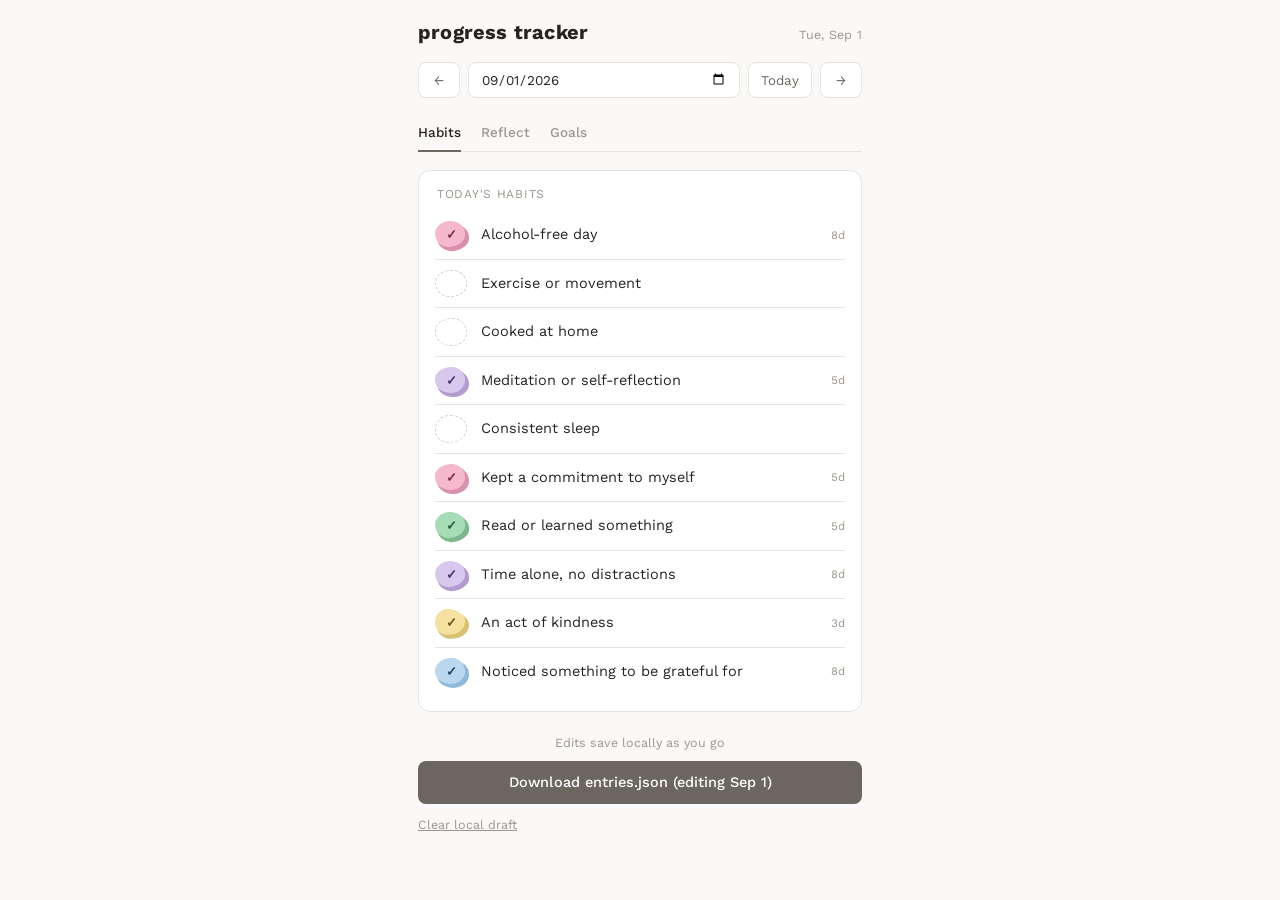
<file: index.html>
<!DOCTYPE html>
<html lang="en">
<head>
<meta charset="UTF-8" />
<meta name="viewport" content="width=device-width, initial-scale=1, viewport-fit=cover" />
<title>progress tracker — log</title>
<link rel="stylesheet" href="./css/styles.css" />
</head>
<body>
<div class="app">
  <header class="top">
    <h1>progress tracker</h1>
    <span class="date" id="date-label"></span>
  </header>

  <div class="day-nav">
    <button type="button" class="ghost" id="prev-day-btn" aria-label="Previous day">←</button>
    <input type="date" id="day-picker" aria-label="Pick a day" />
    <button type="button" class="ghost" id="today-day-btn">Today</button>
    <button type="button" class="ghost" id="next-day-btn" aria-label="Next day">→</button>
  </div>

  <p class="help-note" id="load-note" hidden></p>

  <nav class="tabs">
    <button data-tab="habits" class="active">Habits</button>
    <button data-tab="reflection">Reflect</button>
    <button data-tab="goals">Goals</button>
  </nav>

  <div id="habits-panel" class="tab-panel active">
    <div class="card">
      <p class="section-title">Today's habits</p>
      <div id="habits-list"></div>
    </div>
  </div>

  <div id="reflection-panel" class="tab-panel">
    <div class="card">
      <p class="section-title">Reflection</p>
      <div id="reflection-fields"></div>
    </div>
  </div>

  <div id="goals-panel" class="tab-panel">
    <div class="card">
      <p class="section-title">Working on</p>
      <div id="goals-list"></div>
      <div class="goal-add-row">
        <input type="text" id="new-goal-input" placeholder="Add a goal" />
        <button id="add-goal-btn" aria-label="Add goal">+</button>
      </div>
    </div>
  </div>

  <div class="save-bar">
    <p class="help-note autosave-note" id="autosave-note">Edits save locally as you go</p>
    <button class="primary" id="save-btn">Download entries.json</button>
    <p class="help-note" id="save-note"></p>
    <p class="help-note"><button type="button" class="link-btn" id="clear-draft-btn">Clear local draft</button></p>
  </div>
</div>

<script type="module" src="./js/editor.js"></script>
</body>
</html>
</file>
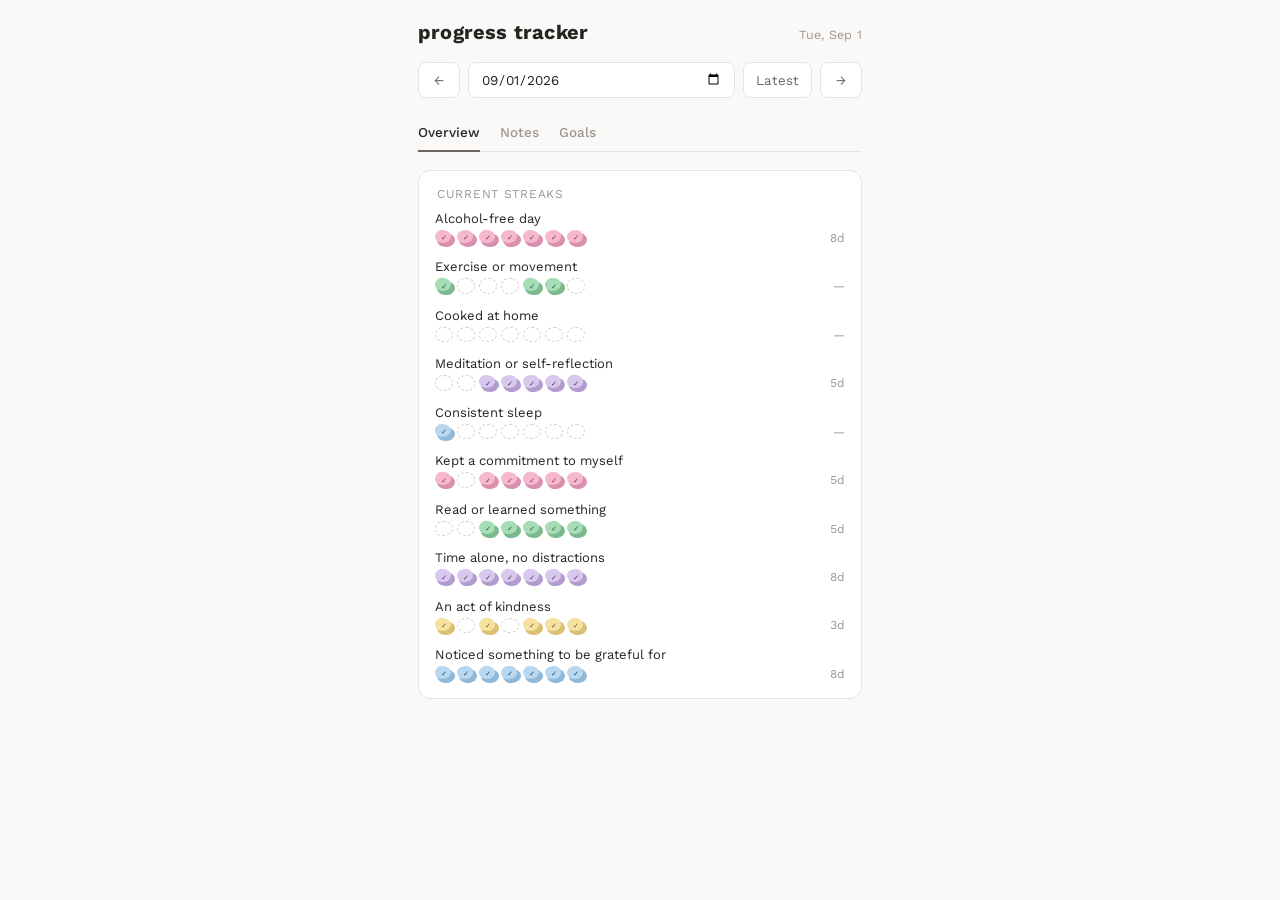
<file: view.html>
<!DOCTYPE html>
<html lang="en">
<head>
<meta charset="UTF-8" />
<meta name="viewport" content="width=device-width, initial-scale=1, viewport-fit=cover" />
<title>progress tracker — overview</title>
<link rel="stylesheet" href="./css/styles.css" />
</head>
<body>
<div class="app">
  <header class="top">
    <h1>progress tracker</h1>
    <span class="date" id="date-label"></span>
  </header>

  <div class="day-nav">
    <button type="button" class="ghost" id="prev-day-btn" aria-label="Previous day">←</button>
    <input type="date" id="day-picker" aria-label="Pick a day" />
    <button type="button" class="ghost" id="today-day-btn">Latest</button>
    <button type="button" class="ghost" id="next-day-btn" aria-label="Next day">→</button>
  </div>

  <p class="help-note" id="load-note" hidden></p>

  <nav class="tabs">
    <button data-tab="overview" class="active">Overview</button>
    <button data-tab="notes">Notes</button>
    <button data-tab="goals">Goals</button>
  </nav>

  <div id="overview-panel" class="tab-panel active">
    <div class="card">
      <p class="section-title">Current streaks</p>
      <div class="streak-grid" id="streak-grid"></div>
    </div>
  </div>

  <div id="notes-panel" class="tab-panel">
    <p class="section-title">Recent reflections</p>
    <div id="recent-notes"></div>
  </div>

  <div id="goals-panel" class="tab-panel">
    <div class="card">
      <p class="section-title">Working on</p>
      <div id="goals-list"></div>
    </div>
  </div>
</div>

<script type="module" src="./js/view.js"></script>
</body>
</html>
</file>
<file: css/styles.css>
@import url('https://fonts.googleapis.com/css2?family=Work+Sans:wght@400;500;600;700&display=swap');

:root {
  /* neutral base — color lives in the stickers, not the chrome */
  --bg: #faf9f8;
  --surface: #ffffff;
  --border: #e7e4e0;
  --border-strong: #d3cec8;
  --text: #262421;
  --text-soft: #6b6660;
  --text-faint: #9c968e;
  --accent: #6b6660;
  --radius: 12px;
  --radius-sm: 8px;
  /* one typeface, weight carries the hierarchy — no display/body pairing */
  --sans: 'Work Sans', -apple-system, BlinkMacSystemFont, 'Segoe UI', Roboto, system-ui, sans-serif;
  --display: var(--sans);

  /* sticker pastels: face / shadow (duller, offset behind) / text (on-face contrast) */
  --sticker-pink-face: #f6b8cc;    --sticker-pink-shadow: #d98fae;    --sticker-pink-text: #7a2c47;
  --sticker-mint-face: #a6dcb6;    --sticker-mint-shadow: #7bb98d;    --sticker-mint-text: #215c3c;
  --sticker-lavender-face: #d9c8ee; --sticker-lavender-shadow: #b39bd0; --sticker-lavender-text: #4b2f68;
  --sticker-butter-face: #f5e2a0;  --sticker-butter-shadow: #d9c073;  --sticker-butter-text: #6b551b;
  --sticker-sky-face: #b9d8f0;     --sticker-sky-shadow: #8fb8d9;     --sticker-sky-text: #1f4763;
}

* { box-sizing: border-box; }

body {
  margin: 0;
  background: var(--bg);
  color: var(--text);
  font-family: var(--sans);
  -webkit-font-smoothing: antialiased;
}

@media (prefers-reduced-motion: reduce) {
  * { transition: none !important; animation: none !important; }
}

.app {
  max-width: 480px;
  margin: 0 auto;
  padding: 20px 18px 8px;
}

header.top {
  display: flex;
  align-items: baseline;
  justify-content: space-between;
  margin-bottom: 18px;
}

header.top h1 {
  font-family: var(--display);
  font-weight: 700;
  font-size: 20px;
  letter-spacing: 0.01em;
  margin: 0;
}

header.top .date {
  font-size: 12.5px;
  letter-spacing: 0.02em;
  color: var(--text-faint);
}

.card {
  background: var(--surface);
  border: 1px solid var(--border);
  border-radius: var(--radius);
  padding: 16px 16px;
  margin-bottom: 12px;
}

.day-nav {
  display: flex;
  align-items: center;
  gap: 8px;
  margin-bottom: 16px;
}

.day-nav input {
  flex: 1;
  min-width: 0;
  font-family: var(--sans);
  font-size: 13.5px;
  color: var(--text);
  background: var(--surface);
  border: 1px solid var(--border);
  border-radius: var(--radius-sm);
  padding: 8px 12px;
}

.day-nav input:focus {
  outline: none;
  border-color: var(--accent);
}

.ghost {
  border: 1px solid var(--border);
  background: var(--surface);
  color: var(--text-soft);
  border-radius: var(--radius-sm);
  min-width: 42px;
  height: 36px;
  padding: 0 12px;
  font-family: var(--sans);
  cursor: pointer;
}

.ghost:hover { border-color: var(--accent); color: var(--text); }
.ghost:disabled { opacity: 0.45; cursor: not-allowed; }

.section-title {
  font-size: 12px;
  text-transform: uppercase;
  letter-spacing: 0.06em;
  color: var(--text-faint);
  margin: 0 0 10px 2px;
}

/* habit rows */
.habit-row {
  display: flex;
  align-items: center;
  gap: 14px;
  padding: 10px 0;
  border-bottom: 1px solid var(--border);
}
.habit-row:last-child { border-bottom: none; }
.habit-row .label { flex: 1; font-size: 14.5px; }
.habit-row .streak { font-size: 11.5px; color: var(--text-faint); font-variant-numeric: tabular-nums; min-width: 26px; text-align: right; }

/* --- the sticker: the app's one signature element --- */
.sticker-slot {
  position: relative;
  width: var(--sticker-size, 30px);
  height: calc(var(--sticker-size, 30px) * 0.86);
  flex-shrink: 0;
  border: none;
  padding: 0;
  background: none;
  cursor: pointer;
}
.sticker-slot.static { cursor: default; }
.sticker-slot.empty {
  border: 1.5px dashed var(--border-strong);
  border-radius: var(--sticker-radius, 50%);
  background: transparent;
}
.sticker-slot:not(.empty)::before {
  content: "";
  position: absolute;
  inset: 3px -2px -2px 2px;
  border-radius: var(--sticker-radius, 50%);
  transform: rotate(var(--sticker-rotate, 0deg));
  background: var(--face-shadow);
}
.sticker-slot:not(.empty)::after {
  content: "";
  position: absolute;
  inset: 0 2px 2px 0;
  border-radius: var(--sticker-radius, 50%);
  transform: rotate(var(--sticker-rotate, 0deg));
  background: var(--face-color);
}
.sticker-check {
  position: relative;
  z-index: 1;
  display: flex;
  align-items: center;
  justify-content: center;
  height: 100%;
  font-size: calc(var(--sticker-size, 30px) * 0.4);
  font-weight: 600;
  color: var(--face-text);
}
.sticker-slot.c-pink { --face-color: var(--sticker-pink-face); --face-shadow: var(--sticker-pink-shadow); --face-text: var(--sticker-pink-text); }
.sticker-slot.c-mint { --face-color: var(--sticker-mint-face); --face-shadow: var(--sticker-mint-shadow); --face-text: var(--sticker-mint-text); }
.sticker-slot.c-lavender { --face-color: var(--sticker-lavender-face); --face-shadow: var(--sticker-lavender-shadow); --face-text: var(--sticker-lavender-text); }
.sticker-slot.c-butter { --face-color: var(--sticker-butter-face); --face-shadow: var(--sticker-butter-shadow); --face-text: var(--sticker-butter-text); }
.sticker-slot.c-sky { --face-color: var(--sticker-sky-face); --face-shadow: var(--sticker-sky-shadow); --face-text: var(--sticker-sky-text); }
.sticker-slot:focus-visible { outline: 2px solid var(--accent); outline-offset: 3px; }

/* reflection fields */
.field { margin-bottom: 16px; }
.field:last-child { margin-bottom: 0; }
.field label.field-label { display: block; font-size: 13.5px; color: var(--text-soft); margin-bottom: 6px; }

input[type="text"], input[type="number"], textarea {
  width: 100%;
  font-family: var(--sans);
  font-size: 14.5px;
  color: var(--text);
  background: var(--bg);
  border: 1px solid var(--border);
  border-radius: var(--radius-sm);
  padding: 9px 11px;
  resize: vertical;
}
textarea { min-height: 56px; line-height: 1.5; }
input:focus, textarea:focus { outline: none; border-color: var(--accent); }

/* mood tick scale */
.mood-ticks { position: relative; height: 46px; }
.mood-ticks-line { position: absolute; top: 19px; left: 4px; right: 4px; height: 2px; background: var(--border); }
.mood-ticks-options { display: flex; justify-content: space-between; position: relative; }
.mood-tick {
  display: flex;
  flex-direction: column;
  align-items: center;
  gap: 6px;
  background: none;
  border: none;
  cursor: pointer;
  flex: 1;
  padding: 0;
}
.mood-tick .mark { width: 2px; height: 10px; background: var(--text-faint); margin-top: 8px; border-radius: 1px; }
.mood-tick .n { font-size: 11px; color: var(--text-faint); font-variant-numeric: tabular-nums; }
.mood-tick.selected .mark { width: 13px; height: 13px; border-radius: 50%; background: var(--mood-face, var(--accent)); margin-top: 2.5px; }
.mood-tick.selected .n { color: var(--mood-text, var(--text)); font-weight: 600; }
.mood-tick:focus-visible { outline: 2px solid var(--accent); outline-offset: 2px; border-radius: 4px; }

.inline-toggle-row { display: flex; align-items: center; justify-content: space-between; margin-bottom: 8px; }
.inline-toggle-row .field-label { margin-bottom: 0; }

/* tabs — flat underline, not a pill bar */
nav.tabs {
  display: flex;
  gap: 20px;
  border-bottom: 1px solid var(--border);
  margin-bottom: 18px;
}
nav.tabs button {
  background: none;
  border: none;
  padding: 10px 0;
  color: var(--text-faint);
  font-family: var(--sans);
  font-size: 13.5px;
  font-weight: 500;
  cursor: pointer;
  border-bottom: 2px solid transparent;
  margin-bottom: -1px;
}
nav.tabs button.active { color: var(--text); border-bottom-color: var(--accent); }
nav.tabs button:focus-visible { outline: 2px solid var(--accent); outline-offset: 2px; }

.tab-panel { display: none; }
.tab-panel.active { display: block; }

.save-bar { position: sticky; bottom: 0; padding: 10px 0 2px; }
button.primary {
  width: 100%;
  padding: 13px 0;
  background: var(--accent);
  color: #fff;
  border: none;
  border-radius: var(--radius-sm);
  font-family: var(--sans);
  font-size: 14.5px;
  font-weight: 500;
  cursor: pointer;
}
button.primary:active { opacity: 0.88; }
button.primary:focus-visible { outline: 2px solid var(--text); outline-offset: 2px; }

.help-note { font-size: 12.5px; color: var(--text-faint); margin-top: 8px; line-height: 1.5; }
.autosave-note { text-align: center; margin-top: 0; margin-bottom: 8px; }

.link-btn {
  background: none;
  border: none;
  color: var(--text-faint);
  font-size: 12.5px;
  text-decoration: underline;
  cursor: pointer;
  padding: 0;
  font-family: var(--sans);
}
.link-btn:hover { color: var(--text-soft); }

/* goals list */
.goal-item {
  display: flex;
  align-items: center;
  gap: 12px;
  padding: 11px 0;
  border-bottom: 1px solid var(--border);
}
.goal-item.done { opacity: 0.65; }
.goal-text { flex: 1; font-size: 14.5px; line-height: 1.45; }
.goal-item.done .goal-text { text-decoration: line-through; }
.goal-status, .goal-meta { font-size: 11px; color: var(--text-faint); letter-spacing: 0.04em; text-transform: uppercase; flex-shrink: 0; }
.goal-meta { width: 70px; text-align: right; font-variant-numeric: tabular-nums; }
.goal-remove { background: none; border: none; color: var(--text-faint); cursor: pointer; font-size: 18px; line-height: 1; padding: 0 2px; }
.goal-remove:hover { color: var(--text); }
.goal-add-row { display: flex; gap: 8px; margin-top: 10px; }
.goal-add-row input { flex: 1; }
.goal-add-row button {
  padding: 0 16px;
  border-radius: var(--radius-sm);
  border: 1px solid var(--border);
  background: var(--bg);
  cursor: pointer;
  font-size: 18px;
  font-weight: 500;
  color: var(--text-soft);
  line-height: 1;
}

/* view.html: per-habit streak strip, replacing the old number tiles */
.streak-grid { display: flex; flex-direction: column; gap: 14px; }
.streak-row { display: flex; flex-wrap: wrap; align-items: center; gap: 4px 10px; }
.streak-row-label { flex: 1 1 100%; font-size: 13px; color: var(--text); white-space: normal; }
.streak-strip { display: flex; gap: 4px; flex: 1; }
.streak-row-count { width: 28px; text-align: right; font-size: 12px; color: var(--text-faint); font-variant-numeric: tabular-nums; }

.note-day { width: 100%; padding: 13px 0; border-bottom: 1px solid var(--border); }
.note-day:last-child { border-bottom: none; }
.note-day.empty { opacity: 0.7; }
.note-day > summary { list-style: none; cursor: pointer; }
.note-day > summary::-webkit-details-marker { display: none; }
.note-day > summary:focus-visible { outline: 2px solid var(--accent); outline-offset: 2px; }
.note-summary { display: flex; align-items: center; justify-content: space-between; gap: 12px; }
.note-chevron {
  flex-shrink: 0;
  width: 9px;
  height: 9px;
  border-right: 1.5px solid var(--text-faint);
  border-bottom: 1.5px solid var(--text-faint);
  transform: rotate(45deg);
  margin-top: -3px;
  transition: transform 0.15s ease;
}
.note-chevron.small { width: 7px; height: 7px; }
.note-day[open] > summary .note-chevron { transform: rotate(-135deg); margin-top: 3px; }
.field-note[open] > summary .note-chevron { transform: rotate(-135deg); margin-top: 3px; }
.note-fields { padding-top: 4px; }

.field-note { border-top: 1px solid var(--border); padding: 10px 0; }
.field-note:first-child { border-top: none; padding-top: 6px; }
.field-summary {
  list-style: none;
  cursor: pointer;
  display: flex;
  align-items: center;
  gap: 9px;
}
.field-summary::-webkit-details-marker { display: none; }
.field-summary:focus-visible { outline: 2px solid var(--accent); outline-offset: 2px; }
.field-static-row { display: flex; align-items: center; gap: 9px; }
.field-label-text {
  flex: 1;
  font-size: 12.5px;
  text-transform: uppercase;
  letter-spacing: 0.04em;
  color: var(--text-soft);
  font-weight: 500;
}
.field-state { font-size: 12px; font-weight: 700; flex-shrink: 0; }
.field-state.yes { color: var(--sticker-mint-text); }
.field-state.no { color: #a5453f; }
.field-body { padding-top: 8px; }
.field-body .line-value { margin: 0; }

.day-heading { font-family: var(--display); font-weight: 500; font-size: 15px; color: var(--text); margin: 0; }
.note-day .day-heading { font-size: 16px; }
.day-heading.muted { color: var(--text-faint); font-weight: 400; }
.note-empty-text { font-size: 13px; color: var(--text-faint); white-space: nowrap; }

.line-value { font-family: var(--sans); font-size: 14.5px; line-height: 1.55; color: var(--text); margin: 0; }
.line-value.narrative { line-height: 1.6; }
.mood-value { display: flex; align-items: center; gap: 7px; }
.field-static-value { font-size: 13px; color: var(--text); font-weight: 600; font-variant-numeric: tabular-nums; flex-shrink: 0; }


#recent-notes { display: flex; flex-direction: column; }
#goals-list { display: flex; flex-direction: column; }
.empty-note { font-size: 13.5px; color: var(--text-faint); text-align: center; padding: 20px 0; }
</file>
